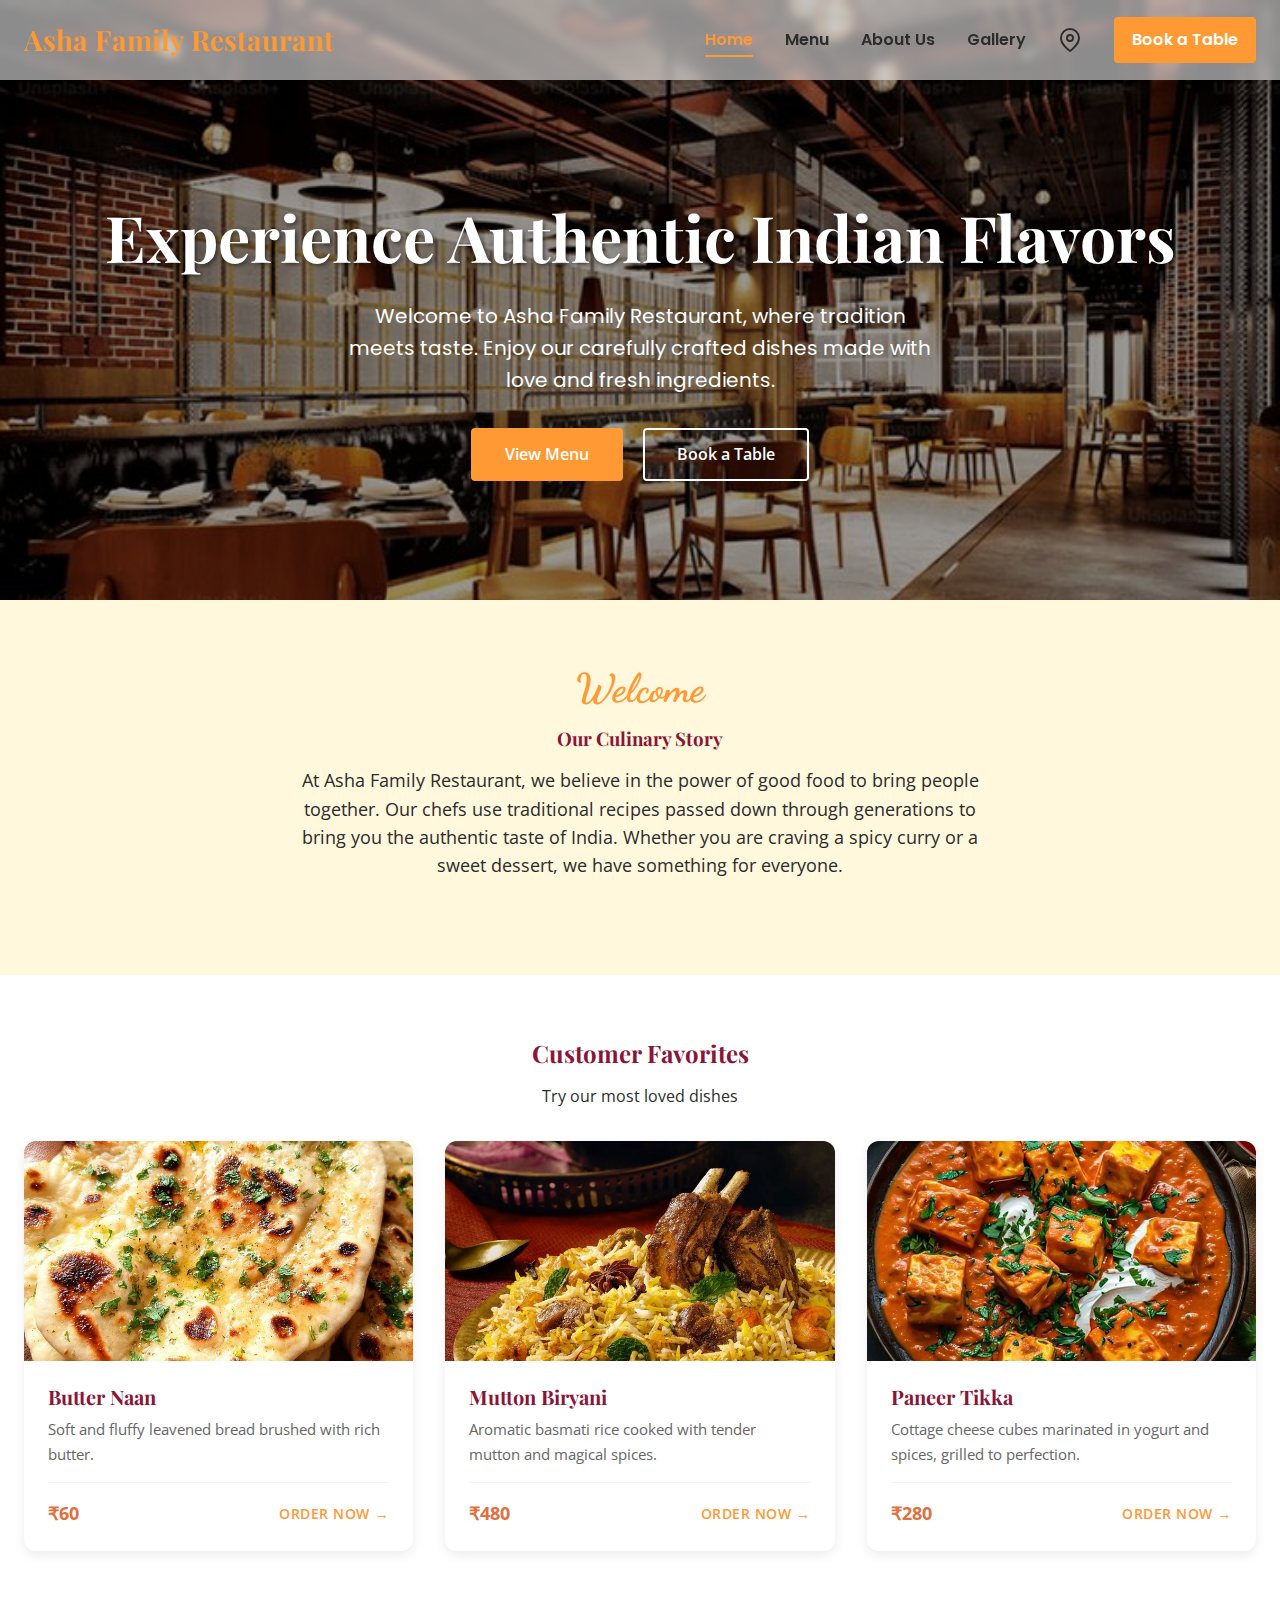
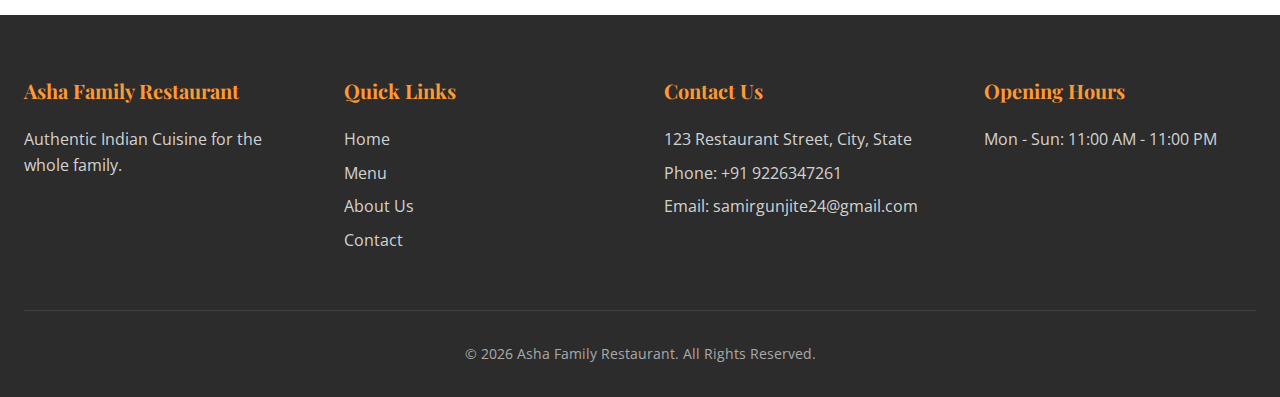
<file: index.html>
<!DOCTYPE html>
<html lang="en">

<head>
    <meta charset="UTF-8">
    <meta name="viewport" content="width=device-width, initial-scale=1.0">
    <title>Asha Family Restaurant - Authentic Indian Cuisine</title>
    <!-- Fonts -->
    <link rel="preconnect" href="https://fonts.googleapis.com">
    <link rel="preconnect" href="https://fonts.gstatic.com" crossorigin>
    <link
        href="https://fonts.googleapis.com/css2?family=Dancing+Script:wght@400;700&family=Open+Sans:wght@400;600&family=Playfair+Display:wght@400;700&family=Poppins:wght@400;500;600&display=swap"
        rel="stylesheet">
    <!-- Styles -->
    <link rel="stylesheet" href="css/style.css">
</head>

<body>

    <!-- Header -->
    <header>
        <div class="container nav-container">
            <button class="mobile-menu-btn" aria-label="Toggle Menu">☰</button>
            <a href="index.html" class="logo">
                <span class="desktop-logo">Asha Family Restaurant</span>
                <span class="mobile-logo">Asha</span>
            </a>
            <a href="contact.html#map" class="mobile-map-btn" aria-label="View Map">
                <svg xmlns="http://www.w3.org/2000/svg" width="24" height="24" viewBox="0 0 24 24" fill="none"
                    stroke="currentColor" stroke-width="2" stroke-linecap="round" stroke-linejoin="round"
                    class="feather feather-map-pin">
                    <path d="M21 10c0 7-9 13-9 13s-9-6-9-13a9 9 0 0 1 18 0z"></path>
                    <circle cx="12" cy="10" r="3"></circle>
                </svg>
            </a>
            <nav class="nav-links">
                <a href="index.html" class="active">Home</a>
                <a href="menu.html">Menu</a>
                <a href="about.html">About Us</a>
                <a href="gallery.html">Gallery</a>
                <a href="contact.html" aria-label="Find Us">
                    <svg xmlns="http://www.w3.org/2000/svg" width="24" height="24" viewBox="0 0 24 24" fill="none"
                        stroke="currentColor" stroke-width="2" stroke-linecap="round" stroke-linejoin="round"
                        class="feather feather-map-pin">
                        <path d="M21 10c0 7-9 13-9 13s-9-6-9-13a9 9 0 0 1 18 0z"></path>
                        <circle cx="12" cy="10" r="3"></circle>
                    </svg>
                </a>
                <a href="reservation.html" class="btn btn-primary" style="color: white; padding: 8px 16px;">Book a
                    Table</a>
            </nav>
        </div>
    </header>

    <!-- Hero Section -->
    <section class="hero">
        <div class="container hero-content">
            <h1>Experience Authentic Indian Flavors</h1>
            <p>Welcome to Asha Family Restaurant, where tradition meets taste. Enjoy our carefully crafted dishes made
                with love and fresh ingredients.</p>
            <div class="hero-btns">
                <a href="menu.html" class="btn btn-primary">View Menu</a>
                <a href="reservation.html" class="btn btn-secondary">Book a Table</a>
            </div>
        </div>
    </section>

    <!-- Welcome Section -->
    <section class="section-padding">
        <div class="container">
            <div class="text-center mb-lg">
                <h2 class="welcome-heading">Welcome</h2>
                <h3>Our Culinary Story</h3>
                <p class="welcome-text">
                    At Asha Family Restaurant, we believe in the power of good food to bring people together.
                    Our chefs use traditional recipes passed down through generations to bring you the authentic taste
                    of India.
                    Whether you are craving a spicy curry or a sweet dessert, we have something for everyone.
                </p>
            </div>
        </div>
    </section>

    <!-- Featured Dishes -->
    <section class="section-padding bg-white">
        <div class="container">
            <div class="text-center mb-lg">
                <h2>Customer Favorites</h2>
                <p>Try our most loved dishes</p>
            </div>

            <div class="dishes-grid">
                <!-- Card 1 -->
                <div class="dish-card">
                    <img src="images/Best Butter Naan Recipe.jpg" alt="Butter Naan" class="dish-image">
                    <div class="dish-content">
                        <h4 class="dish-title">Butter Naan</h4>
                        <p class="dish-description">Soft and fluffy leavened bread brushed with rich butter.</p>
                        <div class="dish-footer">
                            <span class="dish-price">₹60</span>
                            <a href="menu.html" class="dish-link">Order Now →</a>
                        </div>
                    </div>
                </div>

                <!-- Card 2 -->
                <div class="dish-card">
                    <img src="images/Mutton Biryani.jpg" alt="Mutton Biryani" class="dish-image">
                    <div class="dish-content">
                        <h4 class="dish-title">Mutton Biryani</h4>
                        <p class="dish-description">Aromatic basmati rice cooked with tender mutton and magical spices.
                        </p>
                        <div class="dish-footer">
                            <span class="dish-price">₹480</span>
                            <a href="menu.html" class="dish-link">Order Now →</a>
                        </div>
                    </div>
                </div>

                <!-- Card 3 -->
                <div class="dish-card">
                    <img src="images/paneer tikka.jpg" alt="Paneer Tikka" class="dish-image">
                    <div class="dish-content">
                        <h4 class="dish-title">Paneer Tikka</h4>
                        <p class="dish-description">Cottage cheese cubes marinated in yogurt and spices, grilled to
                            perfection.</p>
                        <div class="dish-footer">
                            <span class="dish-price">₹280</span>
                            <a href="menu.html" class="dish-link">Order Now →</a>
                        </div>
                    </div>
                </div>
            </div>
        </div>
    </section>

    <!-- Footer -->
    <footer>
        <div class="container">
            <div class="footer-grid">
                <div class="footer-col">
                    <h3>Asha Family Restaurant</h3>
                    <p>Authentic Indian Cuisine for the whole family.</p>
                </div>
                <div class="footer-col">
                    <h3>Quick Links</h3>
                    <a href="index.html">Home</a>
                    <a href="menu.html">Menu</a>
                    <a href="about.html">About Us</a>
                    <a href="contact.html">Contact</a>
                </div>
                <div class="footer-col">
                    <h3>Contact Us</h3>
                    <p>123 Restaurant Street, City, State</p>
                    <p>Phone: +91 9226347261</p>
                    <p>Email: samirgunjite24@gmail.com</p>
                </div>
                <div class="footer-col">
                    <h3>Opening Hours</h3>
                    <p>Mon - Sun: 11:00 AM - 11:00 PM</p>
                </div>
            </div>
            <div class="footer-bottom">
                <p>&copy; 2026 Asha Family Restaurant. All Rights Reserved.</p>
            </div>
        </div>
    </footer>

    <script src="js/main.js"></script>
</body>

</html>
</file>
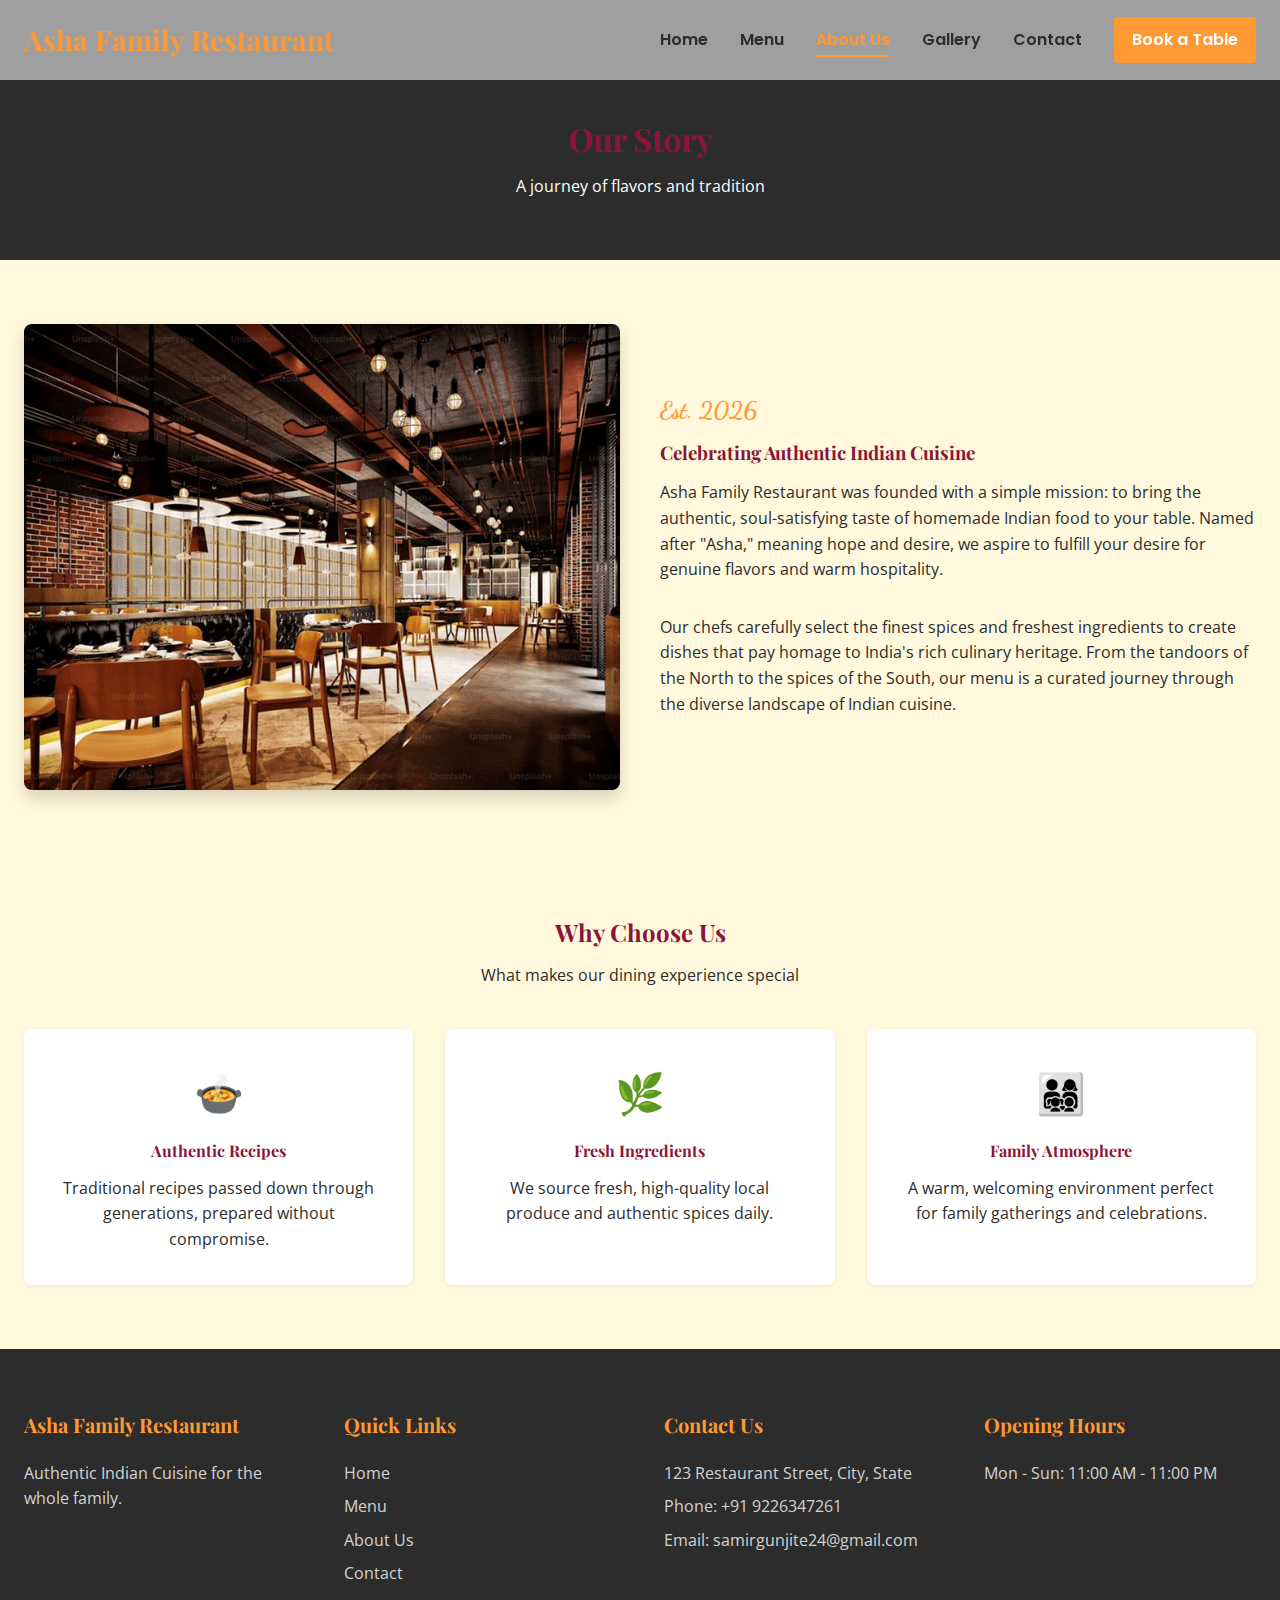
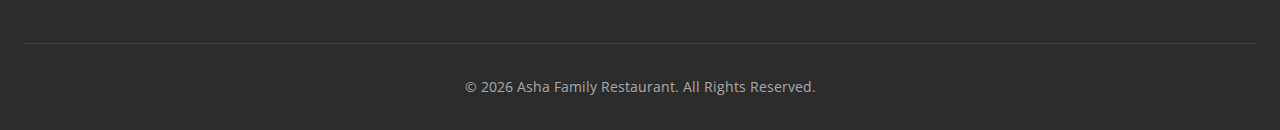
<file: about.html>
<!DOCTYPE html>
<html lang="en">

<head>
    <meta charset="UTF-8">
    <meta name="viewport" content="width=device-width, initial-scale=1.0">
    <title>About Us - Asha Family Restaurant</title>
    <!-- Fonts -->
    <link rel="preconnect" href="https://fonts.googleapis.com">
    <link rel="preconnect" href="https://fonts.gstatic.com" crossorigin>
    <link
        href="https://fonts.googleapis.com/css2?family=Dancing+Script:wght@400;700&family=Open+Sans:wght@400;600&family=Playfair+Display:wght@400;700&family=Poppins:wght@400;500;600&display=swap"
        rel="stylesheet">
    <!-- Styles -->
    <link rel="stylesheet" href="css/style.css">
    <style>
        .page-header {
            background-color: var(--color-charcoal);
            color: var(--color-white);
            padding: 120px 0 60px;
            text-align: center;
        }

        .story-section {
            display: flex;
            align-items: center;
            gap: 40px;
            flex-wrap: wrap;
        }

        .story-img {
            flex: 1;
            min-width: 300px;
        }

        .story-img img {
            border-radius: 8px;
            box-shadow: var(--shadow-lg);
        }

        .story-content {
            flex: 1;
            min-width: 300px;
        }

        .values-grid {
            display: grid;
            grid-template-columns: repeat(auto-fit, minmax(250px, 1fr));
            gap: 32px;
            margin-top: 40px;
        }

        .value-card {
            background: white;
            padding: 32px;
            border-radius: 8px;
            text-align: center;
            box-shadow: var(--shadow-sm);
        }

        .value-icon {
            font-size: 40px;
            color: var(--color-primary);
            margin-bottom: 16px;
            display: block;
        }
    </style>
</head>

<body>

    <!-- Header -->
    <header>
        <div class="container nav-container">
            <a href="index.html" class="logo">Asha Family Restaurant</a>
            <button class="mobile-menu-btn">☰</button>
            <nav class="nav-links">
                <a href="index.html">Home</a>
                <a href="menu.html">Menu</a>
                <a href="about.html" class="active">About Us</a>
                <a href="gallery.html">Gallery</a>
                <a href="contact.html">Contact</a>
                <a href="reservation.html" class="btn btn-primary" style="color: white; padding: 8px 16px;">Book a
                    Table</a>
            </nav>
        </div>
    </header>

    <!-- Page Header -->
    <div class="page-header">
        <div class="container">
            <h1>Our Story</h1>
            <p>A journey of flavors and tradition</p>
        </div>
    </div>

    <!-- Story Section -->
    <section class="section-padding">
        <div class="container story-section">
            <div class="story-img">
                <!-- Using restaurant background as placeholder for interior/story image -->
                <img src="images/Resturant background.jpg" alt="Restaurant Interior">
            </div>
            <div class="story-content">
                <h2 style="color: var(--color-primary); font-family: var(--font-accent);">Est. 2026</h2>
                <h3>Celebrating Authentic Indian Cuisine</h3>
                <p class="mb-lg">
                    Asha Family Restaurant was founded with a simple mission: to bring the authentic, soul-satisfying
                    taste of homemade Indian food to your table.
                    Named after "Asha," meaning hope and desire, we aspire to fulfill your desire for genuine flavors
                    and warm hospitality.
                </p>
                <p>
                    Our chefs carefully select the finest spices and freshest ingredients to create dishes that pay
                    homage to India's rich culinary heritage.
                    From the tandoors of the North to the spices of the South, our menu is a curated journey through the
                    diverse landscape of Indian cuisine.
                </p>
            </div>
        </div>
    </section>

    <!-- Values Section -->
    <section class="section-padding" style="background-color: var(--color-cream);">
        <div class="container">
            <div class="text-center mb-lg">
                <h2>Why Choose Us</h2>
                <p>What makes our dining experience special</p>
            </div>
            <div class="values-grid">
                <div class="value-card">
                    <span class="value-icon">🍲</span>
                    <h4>Authentic Recipes</h4>
                    <p>Traditional recipes passed down through generations, prepared without compromise.</p>
                </div>
                <div class="value-card">
                    <span class="value-icon">🌿</span>
                    <h4>Fresh Ingredients</h4>
                    <p>We source fresh, high-quality local produce and authentic spices daily.</p>
                </div>
                <div class="value-card">
                    <span class="value-icon">👨‍👩‍👧‍👦</span>
                    <h4>Family Atmosphere</h4>
                    <p>A warm, welcoming environment perfect for family gatherings and celebrations.</p>
                </div>
            </div>
        </div>
    </section>

    <!-- Footer -->
    <footer>
        <div class="container">
            <div class="footer-grid">
                <div class="footer-col">
                    <h3>Asha Family Restaurant</h3>
                    <p>Authentic Indian Cuisine for the whole family.</p>
                </div>
                <div class="footer-col">
                    <h3>Quick Links</h3>
                    <a href="index.html">Home</a>
                    <a href="menu.html">Menu</a>
                    <a href="about.html">About Us</a>
                    <a href="contact.html">Contact</a>
                </div>
                <div class="footer-col">
                    <h3>Contact Us</h3>
                    <p>123 Restaurant Street, City, State</p>
                    <p>Phone: +91 9226347261</p>
                    <p>Email: samirgunjite24@gmail.com</p>
                </div>
                <div class="footer-col">
                    <h3>Opening Hours</h3>
                    <p>Mon - Sun: 11:00 AM - 11:00 PM</p>
                </div>
            </div>
            <div class="footer-bottom">
                <p>&copy; 2026 Asha Family Restaurant. All Rights Reserved.</p>
            </div>
        </div>
    </footer>

    <script src="js/main.js"></script>
</body>

</html>
</file>
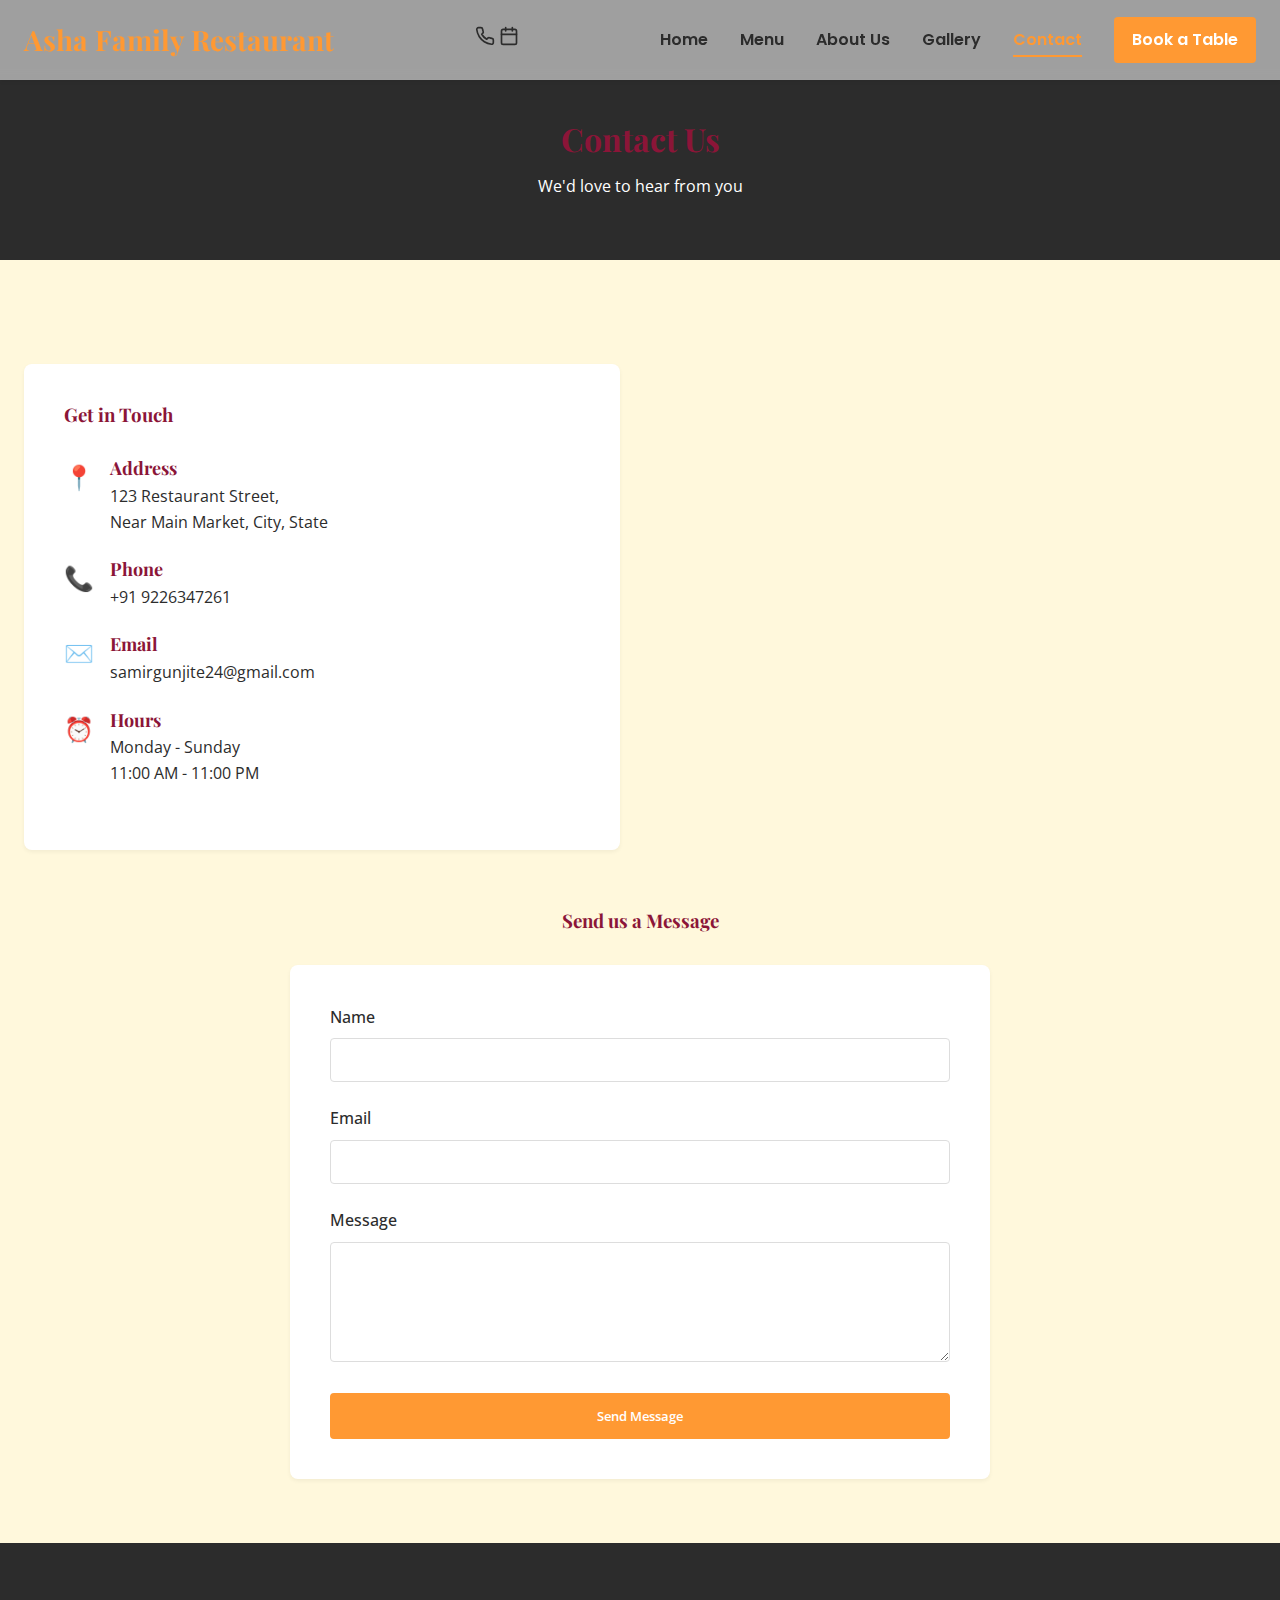
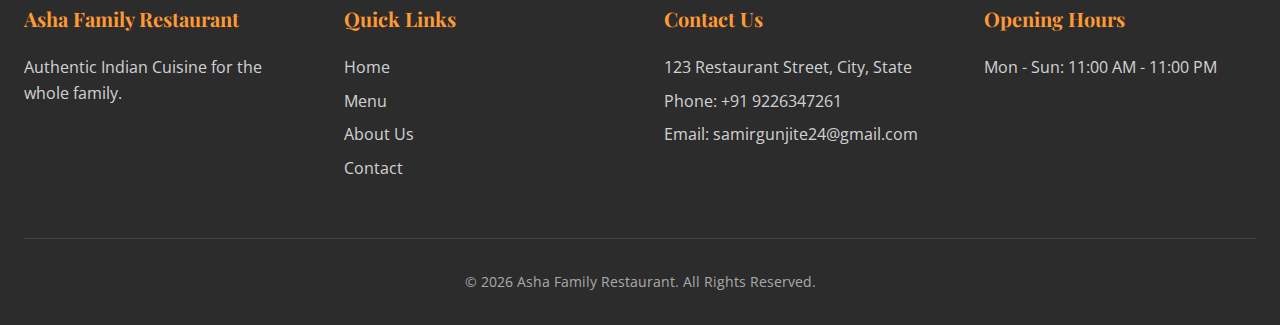
<file: contact.html>
<!DOCTYPE html>
<html lang="en">

<head>
    <meta charset="UTF-8">
    <meta name="viewport" content="width=device-width, initial-scale=1.0">
    <title>Contact Us - Asha Family Restaurant</title>
    <!-- Fonts -->
    <link rel="preconnect" href="https://fonts.googleapis.com">
    <link rel="preconnect" href="https://fonts.gstatic.com" crossorigin>
    <link
        href="https://fonts.googleapis.com/css2?family=Dancing+Script:wght@400;700&family=Open+Sans:wght@400;600&family=Playfair+Display:wght@400;700&family=Poppins:wght@400;500;600&display=swap"
        rel="stylesheet">
    <!-- Styles -->
    <link rel="stylesheet" href="css/style.css">
    <style>
        .page-header {
            background-color: var(--color-charcoal);
            color: var(--color-white);
            padding: 120px 0 60px;
            text-align: center;
        }

        .contact-grid {
            display: grid;
            grid-template-columns: repeat(auto-fit, minmax(300px, 1fr));
            gap: 40px;
            margin-top: 40px;
        }

        .contact-info-card {
            background: white;
            padding: 40px;
            border-radius: 8px;
            box-shadow: var(--shadow-sm);
        }

        .info-item {
            display: flex;
            align-items: flex-start;
            margin-bottom: 24px;
        }

        .info-icon {
            color: var(--color-primary);
            font-size: 24px;
            margin-right: 16px;
            min-width: 30px;
        }

        .info-content h4 {
            margin-bottom: 4px;
            font-size: 18px;
        }

        .form-group {
            margin-bottom: 24px;
        }

        .form-label {
            display: block;
            margin-bottom: 8px;
            font-weight: 500;
        }

        .form-control {
            width: 100%;
            padding: 12px;
            border: 1px solid #ddd;
            border-radius: 4px;
            font-family: inherit;
        }

        .form-control:focus {
            outline: none;
            border-color: var(--color-primary);
        }

        textarea.form-control {
            resize: vertical;
            min-height: 120px;
        }
    </style>
</head>

<body>

    <!-- Header -->
    <header>
        <div class="container nav-container">
            <a href="index.html" class="logo">Asha Family Restaurant</a>
            <div class="mobile-actions">
                <a href="tel:+919226347261" class="action-btn" aria-label="Call Us">
                    <svg xmlns="http://www.w3.org/2000/svg" width="20" height="20" viewBox="0 0 24 24" fill="none"
                        stroke="currentColor" stroke-width="2" stroke-linecap="round" stroke-linejoin="round"
                        class="feather feather-phone">
                        <path
                            d="M22 16.92v3a2 2 0 0 1-2.18 2 19.79 19.79 0 0 1-8.63-3.07 19.5 19.5 0 0 1-6-6 19.79 19.79 0 0 1-3.07-8.67A2 2 0 0 1 4.11 2h3a2 2 0 0 1 2 1.72 12.84 12.84 0 0 0 .7 2.81 2 2 0 0 1-.45 2.11L8.09 9.91a16 16 0 0 0 6 6l1.27-1.27a2 2 0 0 1 2.11-.45 12.84 12.84 0 0 0 2.81.7A2 2 0 0 1 22 16.92z">
                        </path>
                    </svg>
                </a>
                <a href="reservation.html" class="action-btn" aria-label="Book Table">
                    <svg xmlns="http://www.w3.org/2000/svg" width="20" height="20" viewBox="0 0 24 24" fill="none"
                        stroke="currentColor" stroke-width="2" stroke-linecap="round" stroke-linejoin="round"
                        class="feather feather-calendar">
                        <rect x="3" y="4" width="18" height="18" rx="2" ry="2"></rect>
                        <line x1="16" y1="2" x2="16" y2="6"></line>
                        <line x1="8" y1="2" x2="8" y2="6"></line>
                        <line x1="3" y1="10" x2="21" y2="10"></line>
                    </svg>
                </a>
            </div>
            <button class="mobile-menu-btn">☰</button>
            <nav class="nav-links">
                <a href="index.html">Home</a>
                <a href="menu.html">Menu</a>
                <a href="about.html">About Us</a>
                <a href="gallery.html">Gallery</a>
                <a href="contact.html" class="active">Contact</a>
                <a href="reservation.html" class="btn btn-primary" style="color: white; padding: 8px 16px;">Book a
                    Table</a>
            </nav>
        </div>
    </header>

    <!-- Page Header -->
    <div class="page-header">
        <div class="container">
            <h1>Contact Us</h1>
            <p>We'd love to hear from you</p>
        </div>
    </div>

    <!-- Contact Section -->
    <section class="section-padding">
        <div class="container">
            <div class="contact-grid">
                <!-- Info & Form -->
                <div class="contact-info-card">
                    <h3>Get in Touch</h3>
                    <div style="margin-top: 32px;">
                        <div class="info-item">
                            <span class="info-icon">📍</span>
                            <div class="info-content">
                                <h4>Address</h4>
                                <p>123 Restaurant Street,<br>Near Main Market, City, State</p>
                            </div>
                        </div>
                        <div class="info-item">
                            <span class="info-icon">📞</span>
                            <div class="info-content">
                                <h4>Phone</h4>
                                <p>+91 9226347261</p>
                            </div>
                        </div>
                        <div class="info-item">
                            <span class="info-icon">✉️</span>
                            <div class="info-content">
                                <h4>Email</h4>
                                <p>samirgunjite24@gmail.com</p>
                            </div>
                        </div>
                        <div class="info-item">
                            <span class="info-icon">⏰</span>
                            <div class="info-content">
                                <h4>Hours</h4>
                                <p>Monday - Sunday<br>11:00 AM - 11:00 PM</p>
                            </div>
                        </div>
                    </div>
                </div>

                <!-- Map -->
                <div class="contact-map" id="map">
                    <iframe
                        src="https://www.google.com/maps/embed?pb=!1m18!1m12!1m3!1d3783.567784334334!2d73.8567!3d18.5204!2m3!1f0!2f0!3f0!3m2!1i1024!2i768!4f13.1!3m3!1m2!1s0x0%3A0x0!2zMTjCsDMxJzEzLjQiTiA3M8KwNTEnMjQuMSJF!5e0!3m2!1sen!2sin!4v1625555555555!5m2!1sen!2sin"
                        width="100%" height="450" style="border:0; border-radius: 8px;" allowfullscreen=""
                        loading="lazy">
                    </iframe>
                </div>
            </div>

            <!-- Contact Form -->
            <div style="max-width: 700px; margin: 60px auto 0;">
                <h3 class="text-center mb-lg">Send us a Message</h3>
                <form action="#" method="POST" class="contact-info-card">
                    <div class="form-group">
                        <label class="form-label">Name</label>
                        <input type="text" class="form-control" required>
                    </div>
                    <div class="form-group">
                        <label class="form-label">Email</label>
                        <input type="email" class="form-control" required>
                    </div>
                    <div class="form-group">
                        <label class="form-label">Message</label>
                        <textarea class="form-control" required></textarea>
                    </div>
                    <button type="submit" class="btn btn-primary" style="width: 100%;">Send Message</button>
                </form>
            </div>
        </div>
    </section>

    <!-- Footer -->
    <footer>
        <div class="container">
            <div class="footer-grid">
                <div class="footer-col">
                    <h3>Asha Family Restaurant</h3>
                    <p>Authentic Indian Cuisine for the whole family.</p>
                </div>
                <div class="footer-col">
                    <h3>Quick Links</h3>
                    <a href="index.html">Home</a>
                    <a href="menu.html">Menu</a>
                    <a href="about.html">About Us</a>
                    <a href="contact.html">Contact</a>
                </div>
                <div class="footer-col">
                    <h3>Contact Us</h3>
                    <p>123 Restaurant Street, City, State</p>
                    <p>Phone: +91 9226347261</p>
                    <p>Email: samirgunjite24@gmail.com</p>
                </div>
                <div class="footer-col">
                    <h3>Opening Hours</h3>
                    <p>Mon - Sun: 11:00 AM - 11:00 PM</p>
                </div>
            </div>
            <div class="footer-bottom">
                <p>&copy; 2026 Asha Family Restaurant. All Rights Reserved.</p>
            </div>
        </div>
    </footer>

    <script src="js/main.js"></script>
</body>

</html>
</file>
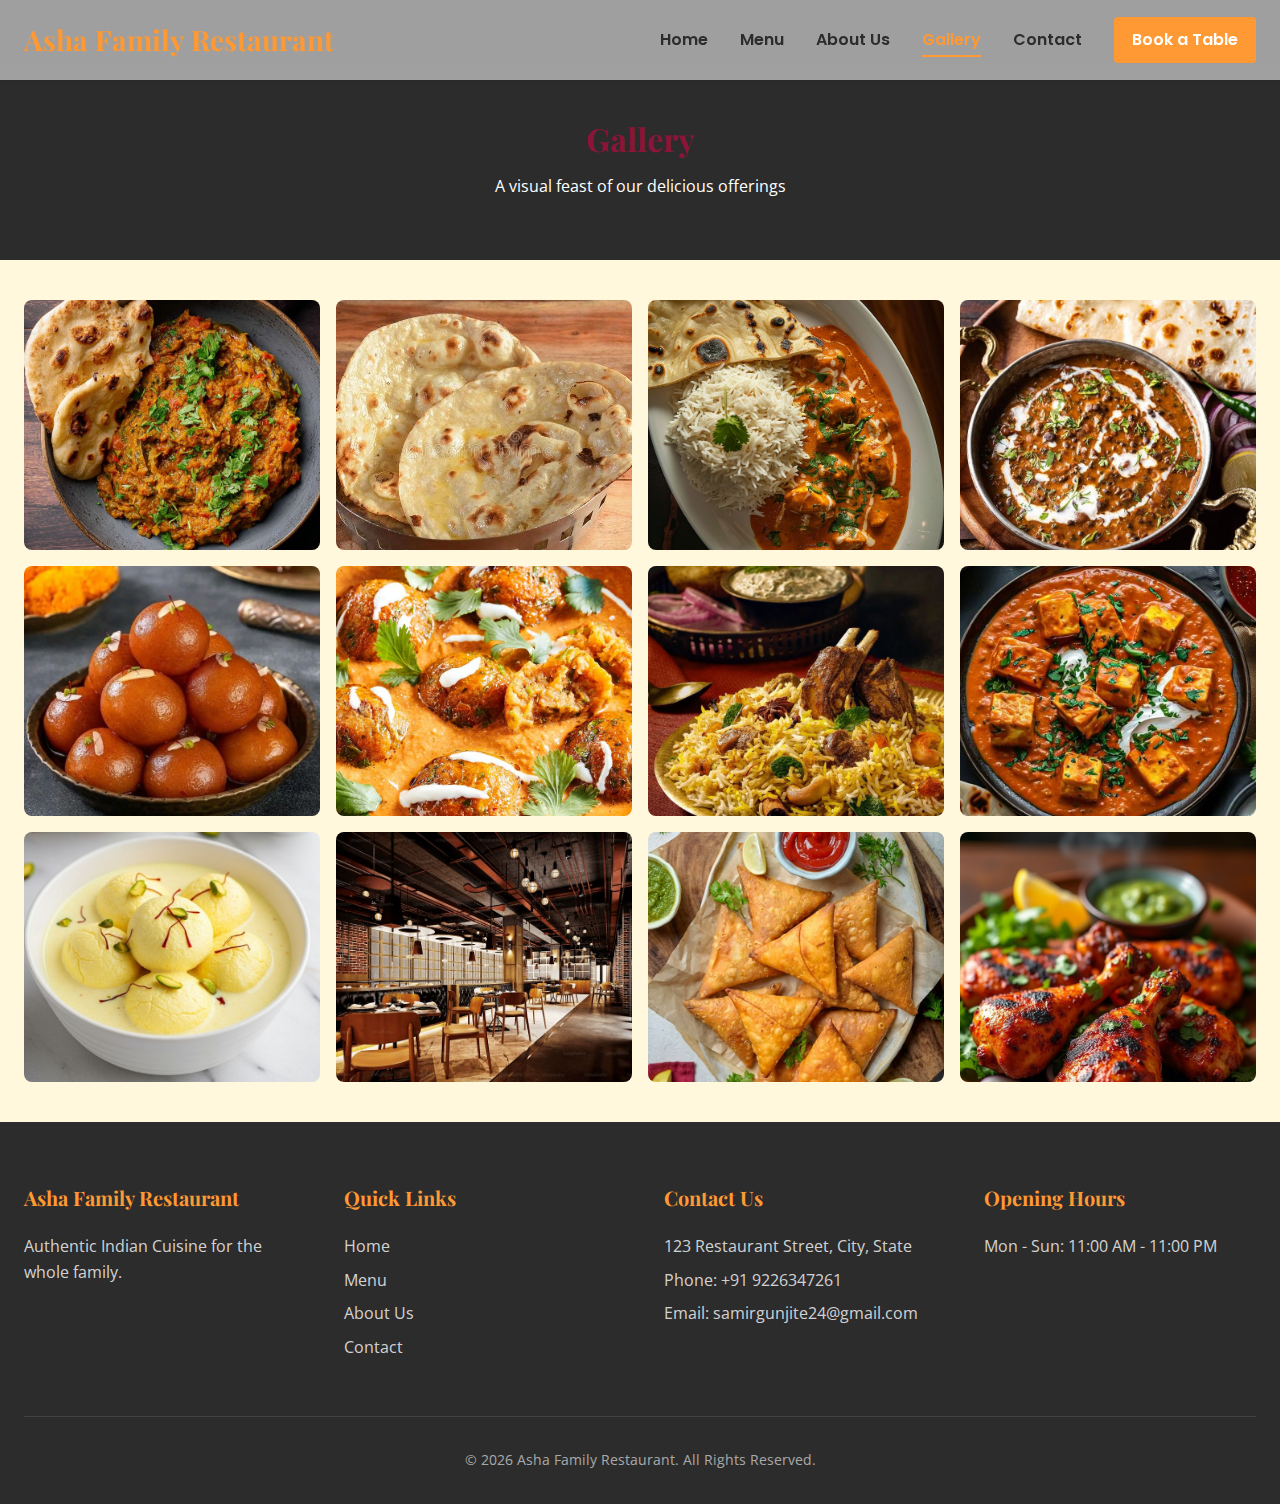
<file: gallery.html>
<!DOCTYPE html>
<html lang="en">

<head>
    <meta charset="UTF-8">
    <meta name="viewport" content="width=device-width, initial-scale=1.0">
    <title>Gallery - Asha Family Restaurant</title>
    <!-- Fonts -->
    <link rel="preconnect" href="https://fonts.googleapis.com">
    <link rel="preconnect" href="https://fonts.gstatic.com" crossorigin>
    <link
        href="https://fonts.googleapis.com/css2?family=Dancing+Script:wght@400;700&family=Open+Sans:wght@400;600&family=Playfair+Display:wght@400;700&family=Poppins:wght@400;500;600&display=swap"
        rel="stylesheet">
    <!-- Styles -->
    <link rel="stylesheet" href="css/style.css">
    <style>
        .page-header {
            background-color: var(--color-charcoal);
            color: var(--color-white);
            padding: 120px 0 60px;
            text-align: center;
        }

        .gallery-grid {
            display: grid;
            grid-template-columns: repeat(auto-fill, minmax(250px, 1fr));
            gap: 16px;
            padding: 40px 0;
        }

        .gallery-item {
            position: relative;
            overflow: hidden;
            border-radius: 8px;
            cursor: pointer;
            height: 250px;
        }

        .gallery-item img {
            width: 100%;
            height: 100%;
            object-fit: cover;
            transition: transform 0.3s ease;
        }

        .gallery-item:hover img {
            transform: scale(1.1);
        }

        .gallery-overlay {
            position: absolute;
            top: 0;
            left: 0;
            width: 100%;
            height: 100%;
            background: rgba(0, 0, 0, 0.5);
            display: flex;
            align-items: center;
            justify-content: center;
            opacity: 0;
            transition: opacity 0.3s ease;
        }

        .gallery-item:hover .gallery-overlay {
            opacity: 1;
        }

        .gallery-overlay span {
            color: white;
            font-size: 18px;
            font-weight: 600;
            text-align: center;
            padding: 10px;
        }
    </style>
</head>

<body>

    <!-- Header -->
    <header>
        <div class="container nav-container">
            <a href="index.html" class="logo">Asha Family Restaurant</a>
            <button class="mobile-menu-btn">☰</button>
            <nav class="nav-links">
                <a href="index.html">Home</a>
                <a href="menu.html">Menu</a>
                <a href="about.html">About Us</a>
                <a href="gallery.html" class="active">Gallery</a>
                <a href="contact.html">Contact</a>
                <a href="reservation.html" class="btn btn-primary" style="color: white; padding: 8px 16px;">Book a
                    Table</a>
            </nav>
        </div>
    </header>

    <!-- Page Header -->
    <div class="page-header">
        <div class="container">
            <h1>Gallery</h1>
            <p>A visual feast of our delicious offerings</p>
        </div>
    </div>

    <!-- Gallery Grid -->
    <div class="container">
        <div class="gallery-grid">
            <!-- Using a selection of high-quality images -->
            <div class="gallery-item">
                <img src="images/Baingan Bharta.jpg" alt="Baingan Bharta" loading="lazy">
                <div class="gallery-overlay"><span>Baingan Bharta</span></div>
            </div>
            <div class="gallery-item">
                <img src="images/Butter Rotti.jpg" alt="Butter Roti" loading="lazy">
                <div class="gallery-overlay"><span>Butter Roti</span></div>
            </div>
            <div class="gallery-item">
                <img src="images/Chicken Tikka.jpg" alt="Chicken Tikka" loading="lazy">
                <div class="gallery-overlay"><span>Chicken Tikka</span></div>
            </div>
            <div class="gallery-item">
                <img src="images/Daal Makhni.jpg" alt="Daal Makhni" loading="lazy">
                <div class="gallery-overlay"><span>Daal Makhni</span></div>
            </div>
            <div class="gallery-item">
                <img src="images/Gulab Jamun.jpg" alt="Gulab Jamun" loading="lazy">
                <div class="gallery-overlay"><span>Gulab Jamun</span></div>
            </div>
            <div class="gallery-item">
                <img src="images/Malai Kofta.jpg" alt="Malai Kofta" loading="lazy">
                <div class="gallery-overlay"><span>Malai Kofta</span></div>
            </div>
            <div class="gallery-item">
                <img src="images/Mutton Biryani.jpg" alt="Mutton Biryani" loading="lazy">
                <div class="gallery-overlay"><span>Mutton Biryani</span></div>
            </div>
            <div class="gallery-item">
                <img src="images/paneer tikka.jpg" alt="Paneer Tikka" loading="lazy">
                <div class="gallery-overlay"><span>Paneer Tikka</span></div>
            </div>
            <div class="gallery-item">
                <img src="images/Rasmalai.jpg" alt="Rasmalai" loading="lazy">
                <div class="gallery-overlay"><span>Rasmalai</span></div>
            </div>
            <div class="gallery-item">
                <img src="images/Resturant background.jpg" alt="Ambience" loading="lazy">
                <div class="gallery-overlay"><span>Our Ambience</span></div>
            </div>
            <div class="gallery-item">
                <img src="images/samosa.jpg" alt="Samosa" loading="lazy">
                <div class="gallery-overlay"><span>Samosa</span></div>
            </div>
            <div class="gallery-item">
                <img src="images/Tandoori Chicken.jpg" alt="Tandoori Chicken" loading="lazy">
                <div class="gallery-overlay"><span>Tandoori Chicken</span></div>
            </div>
        </div>
    </div>

    <!-- Footer -->
    <footer>
        <div class="container">
            <div class="footer-grid">
                <div class="footer-col">
                    <h3>Asha Family Restaurant</h3>
                    <p>Authentic Indian Cuisine for the whole family.</p>
                </div>
                <div class="footer-col">
                    <h3>Quick Links</h3>
                    <a href="index.html">Home</a>
                    <a href="menu.html">Menu</a>
                    <a href="about.html">About Us</a>
                    <a href="contact.html">Contact</a>
                </div>
                <div class="footer-col">
                    <h3>Contact Us</h3>
                    <p>123 Restaurant Street, City, State</p>
                    <p>Phone: +91 9226347261</p>
                    <p>Email: samirgunjite24@gmail.com</p>
                </div>
                <div class="footer-col">
                    <h3>Opening Hours</h3>
                    <p>Mon - Sun: 11:00 AM - 11:00 PM</p>
                </div>
            </div>
            <div class="footer-bottom">
                <p>&copy; 2026 Asha Family Restaurant. All Rights Reserved.</p>
            </div>
        </div>
    </footer>

    <script src="js/main.js"></script>
</body>

</html>
</file>
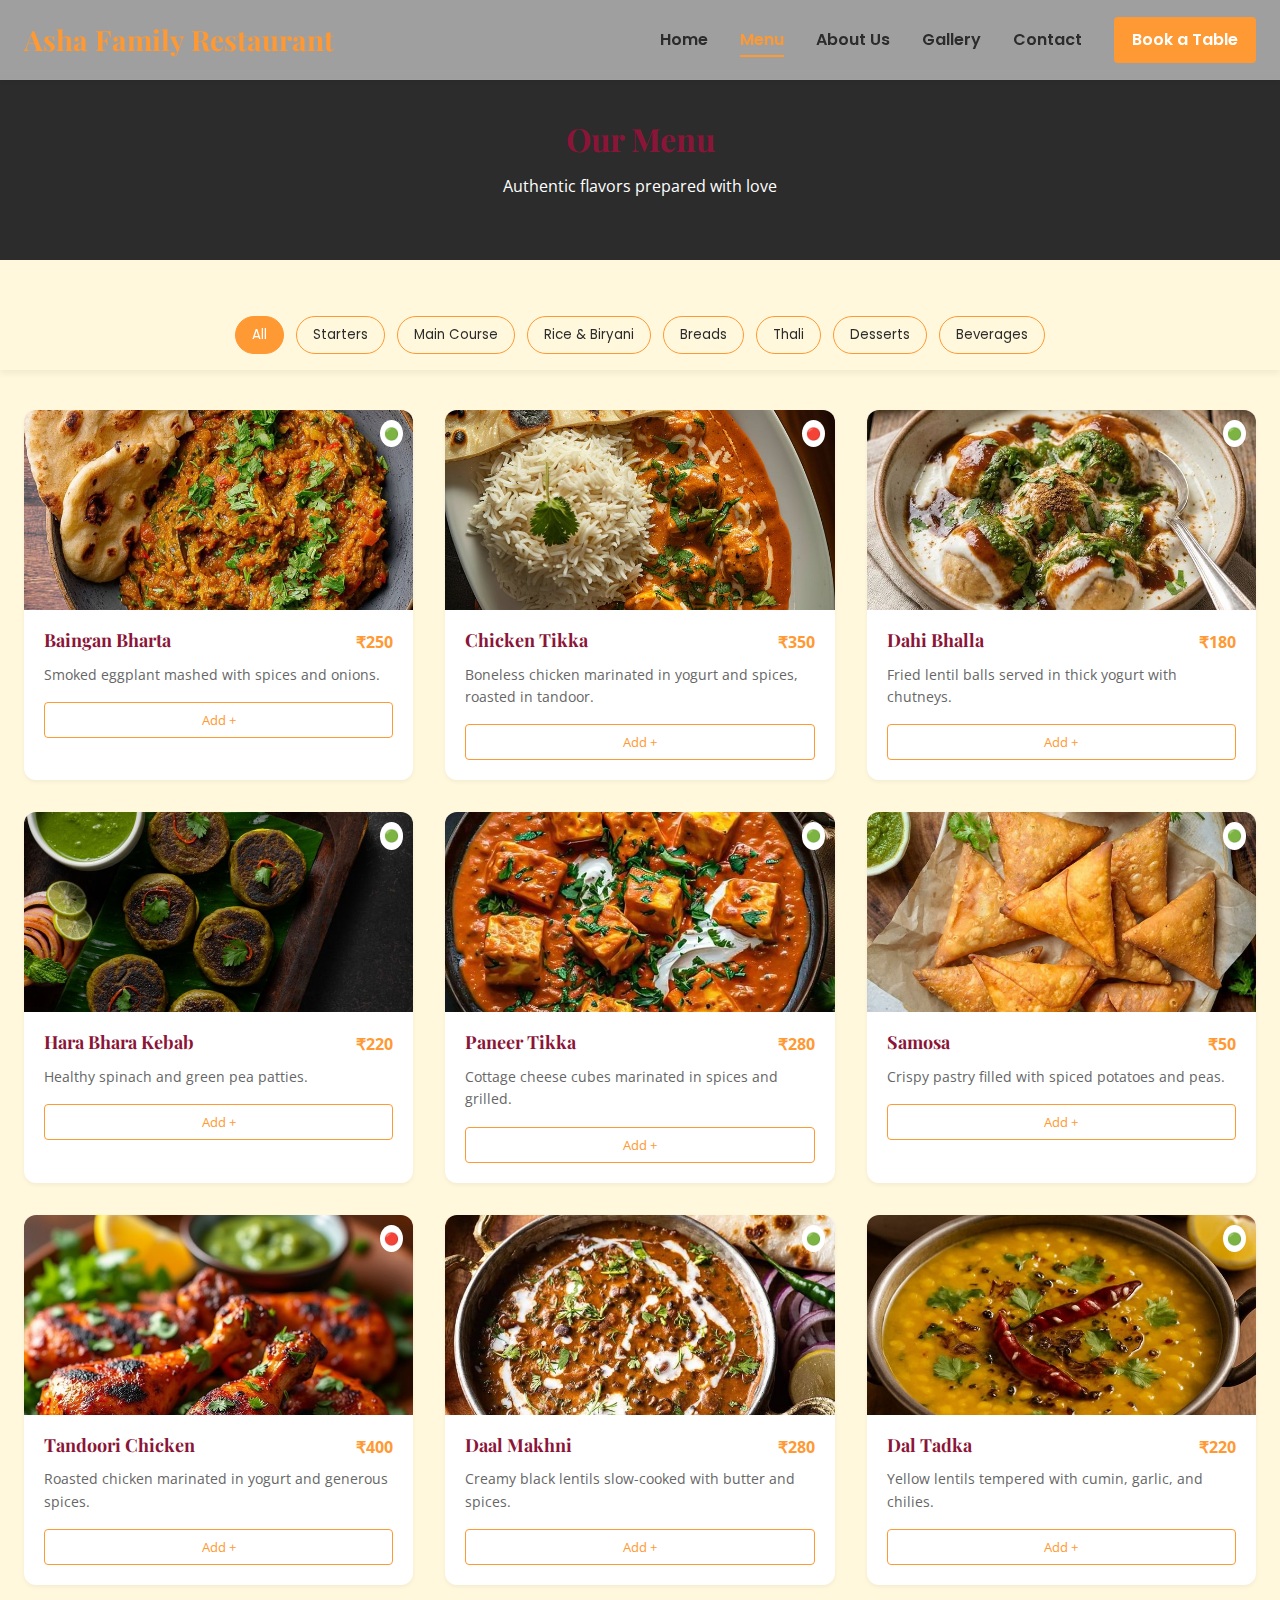
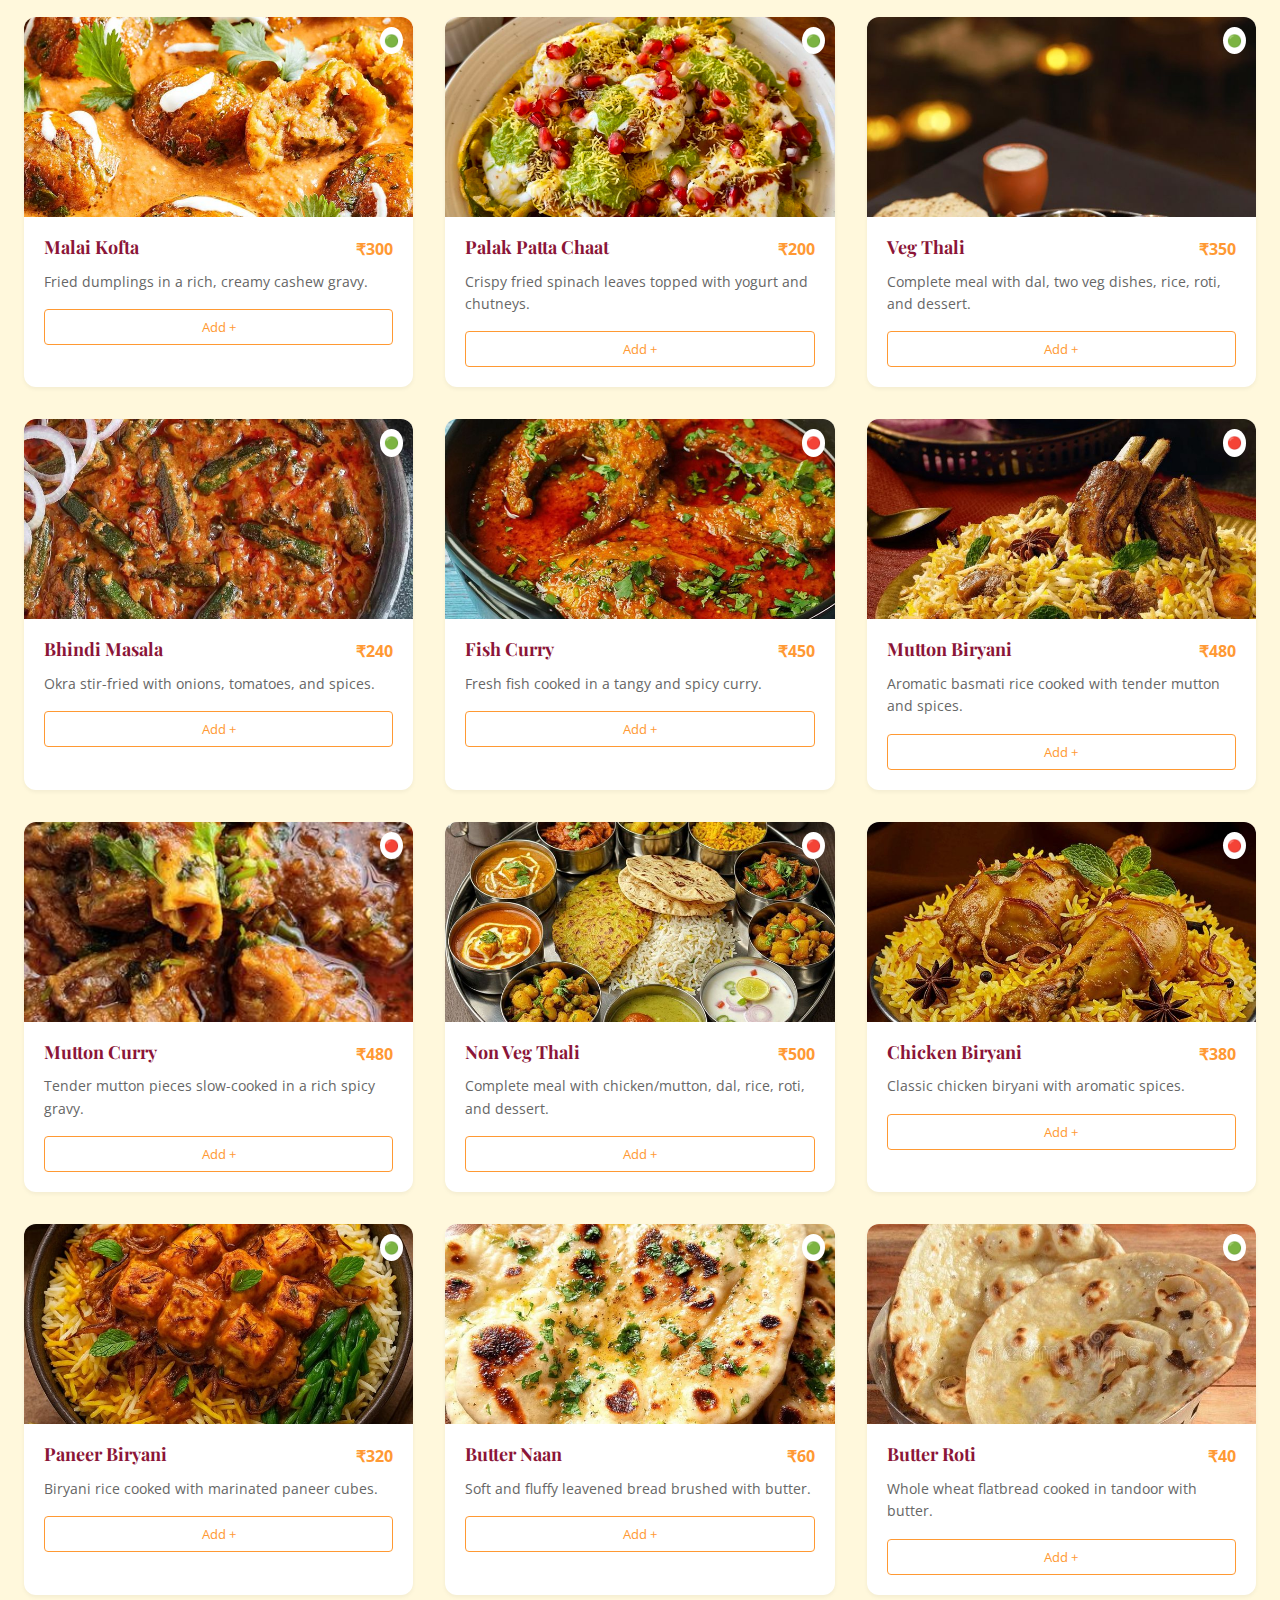
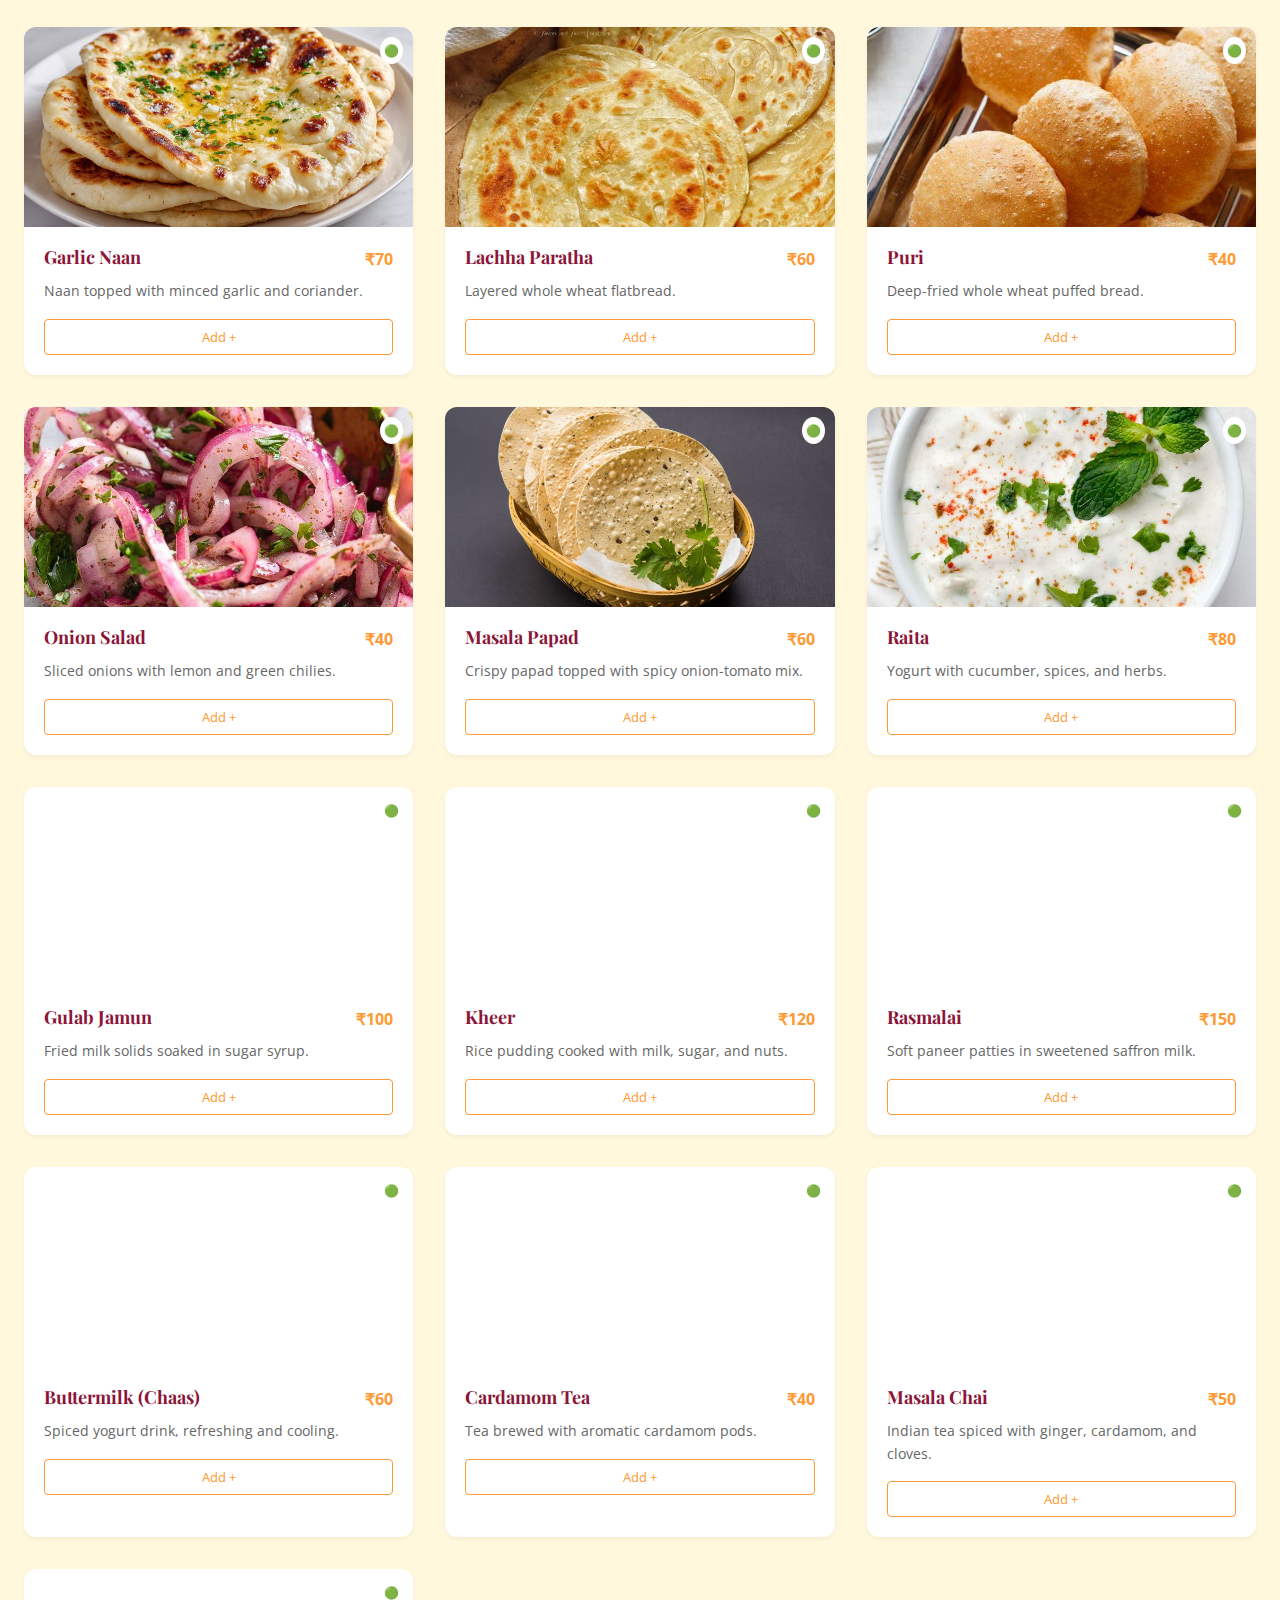
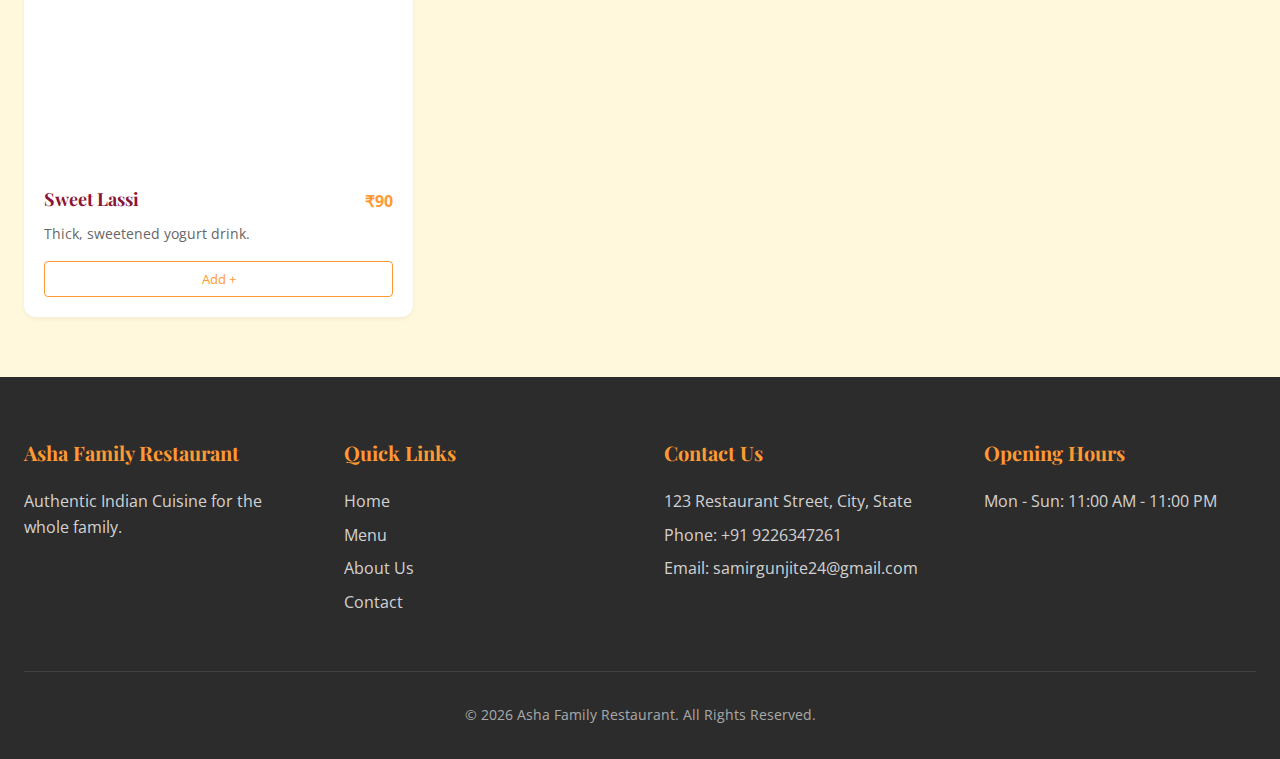
<file: menu.html>
<!DOCTYPE html>
<html lang="en">

<head>
    <meta charset="UTF-8">
    <meta name="viewport" content="width=device-width, initial-scale=1.0">
    <title>Menu - Asha Family Restaurant</title>
    <!-- Fonts -->
    <link rel="preconnect" href="https://fonts.googleapis.com">
    <link rel="preconnect" href="https://fonts.gstatic.com" crossorigin>
    <link
        href="https://fonts.googleapis.com/css2?family=Dancing+Script:wght@400;700&family=Open+Sans:wght@400;600&family=Playfair+Display:wght@400;700&family=Poppins:wght@400;500;600&display=swap"
        rel="stylesheet">
    <!-- Styles -->
    <link rel="stylesheet" href="css/style.css">
    <style>
        .menu-header-section {
            background-color: var(--color-charcoal);
            color: var(--color-white);
            padding: 120px 0 60px;
            text-align: center;
        }

        .category-nav {
            display: flex;
            justify-content: center;
            flex-wrap: wrap;
            gap: 12px;
            margin: 40px 0;
            position: sticky;
            top: 80px;
            background: var(--color-cream);
            padding: 16px 0;
            z-index: 90;
            box-shadow: 0 4px 6px rgba(0, 0, 0, 0.05);
        }

        .category-btn {
            background: transparent;
            border: 1px solid var(--color-primary);
            color: var(--color-charcoal);
            padding: 8px 16px;
            border-radius: 20px;
            cursor: pointer;
            font-family: var(--font-subheading);
            transition: all 0.3s ease;
        }

        .category-btn:hover,
        .category-btn.active {
            background: var(--color-primary);
            color: white;
        }

        .menu-grid {
            display: grid;
            grid-template-columns: repeat(auto-fill, minmax(300px, 1fr));
            gap: 32px;
            padding-bottom: 60px;
        }

        .menu-item {
            background: white;
            border-radius: 12px;
            overflow: hidden;
            box-shadow: var(--shadow-sm);
            transition: transform 0.3s ease;
        }

        .menu-item:hover {
            transform: translateY(-5px);
            box-shadow: var(--shadow-md);
        }

        .menu-img-container {
            height: 200px;
            overflow: hidden;
            position: relative;
        }

        .menu-img-container img {
            width: 100%;
            height: 100%;
            object-fit: cover;
            transition: transform 0.5s ease;
        }

        .menu-item:hover .menu-img-container img {
            transform: scale(1.1);
        }

        .type-indicator {
            position: absolute;
            top: 10px;
            right: 10px;
            background: white;
            border-radius: 50%;
            padding: 4px;
            font-size: 12px;
        }

        .menu-details {
            padding: 20px;
        }

        .menu-header {
            display: flex;
            justify-content: space-between;
            align-items: flex-start;
            margin-bottom: 8px;
        }

        .menu-header h4 {
            font-size: 18px;
            margin: 0;
            color: var(--color-secondary);
        }

        .price {
            font-weight: 700;
            color: var(--color-primary);
        }

        .description {
            font-size: 14px;
            color: #666;
            margin-bottom: 16px;
        }

        .btn-add {
            width: 100%;
            padding: 8px;
            border: 1px solid var(--color-primary);
            background: transparent;
            color: var(--color-primary);
            border-radius: 4px;
            cursor: pointer;
            transition: 0.3s;
        }

        .btn-add:hover {
            background: var(--color-primary);
            color: white;
        }
    </style>
</head>

<body>

    <!-- Header -->
    <header>
        <div class="container nav-container">
            <a href="index.html" class="logo">Asha Family Restaurant</a>
            <button class="mobile-menu-btn">☰</button>
            <nav class="nav-links">
                <a href="index.html">Home</a>
                <a href="menu.html" class="active">Menu</a>
                <a href="about.html">About Us</a>
                <a href="gallery.html">Gallery</a>
                <a href="contact.html">Contact</a>
                <a href="reservation.html" class="btn btn-primary" style="color: white; padding: 8px 16px;">Book a
                    Table</a>
            </nav>
        </div>
    </header>

    <!-- Page Header -->
    <div class="menu-header-section">
        <div class="container">
            <h1>Our Menu</h1>
            <p>Authentic flavors prepared with love</p>
        </div>
    </div>

    <!-- Category Nav -->
    <div class="category-nav">
        <button class="category-btn active" data-category="All">All</button>
        <button class="category-btn" data-category="Starters">Starters</button>
        <button class="category-btn" data-category="Main Course">Main Course</button>
        <button class="category-btn" data-category="Rice & Biryani">Rice & Biryani</button>
        <button class="category-btn" data-category="Breads">Breads</button>
        <button class="category-btn" data-category="Thali">Thali</button>
        <button class="category-btn" data-category="Desserts">Desserts</button>
        <button class="category-btn" data-category="Beverages">Beverages</button>
    </div>

    <!-- Menu Grid -->
    <div class="container">
        <div class="menu-grid" id="menu-container">
            <!-- Items will be populated by JS -->
        </div>
    </div>

    <!-- Footer -->
    <footer>
        <div class="container">
            <div class="footer-grid">
                <div class="footer-col">
                    <h3>Asha Family Restaurant</h3>
                    <p>Authentic Indian Cuisine for the whole family.</p>
                </div>
                <div class="footer-col">
                    <h3>Quick Links</h3>
                    <a href="index.html">Home</a>
                    <a href="menu.html">Menu</a>
                    <a href="about.html">About Us</a>
                    <a href="contact.html">Contact</a>
                </div>
                <div class="footer-col">
                    <h3>Contact Us</h3>
                    <p>123 Restaurant Street, City, State</p>
                    <p>Phone: +91 9226347261</p>
                    <p>Email: samirgunjite24@gmail.com</p>
                </div>
                <div class="footer-col">
                    <h3>Opening Hours</h3>
                    <p>Mon - Sun: 11:00 AM - 11:00 PM</p>
                </div>
            </div>
            <div class="footer-bottom">
                <p>&copy; 2026 Asha Family Restaurant. All Rights Reserved.</p>
            </div>
        </div>
    </footer>

    <script src="js/main.js"></script>
    <script src="js/menu.js"></script>
</body>

</html>
</file>
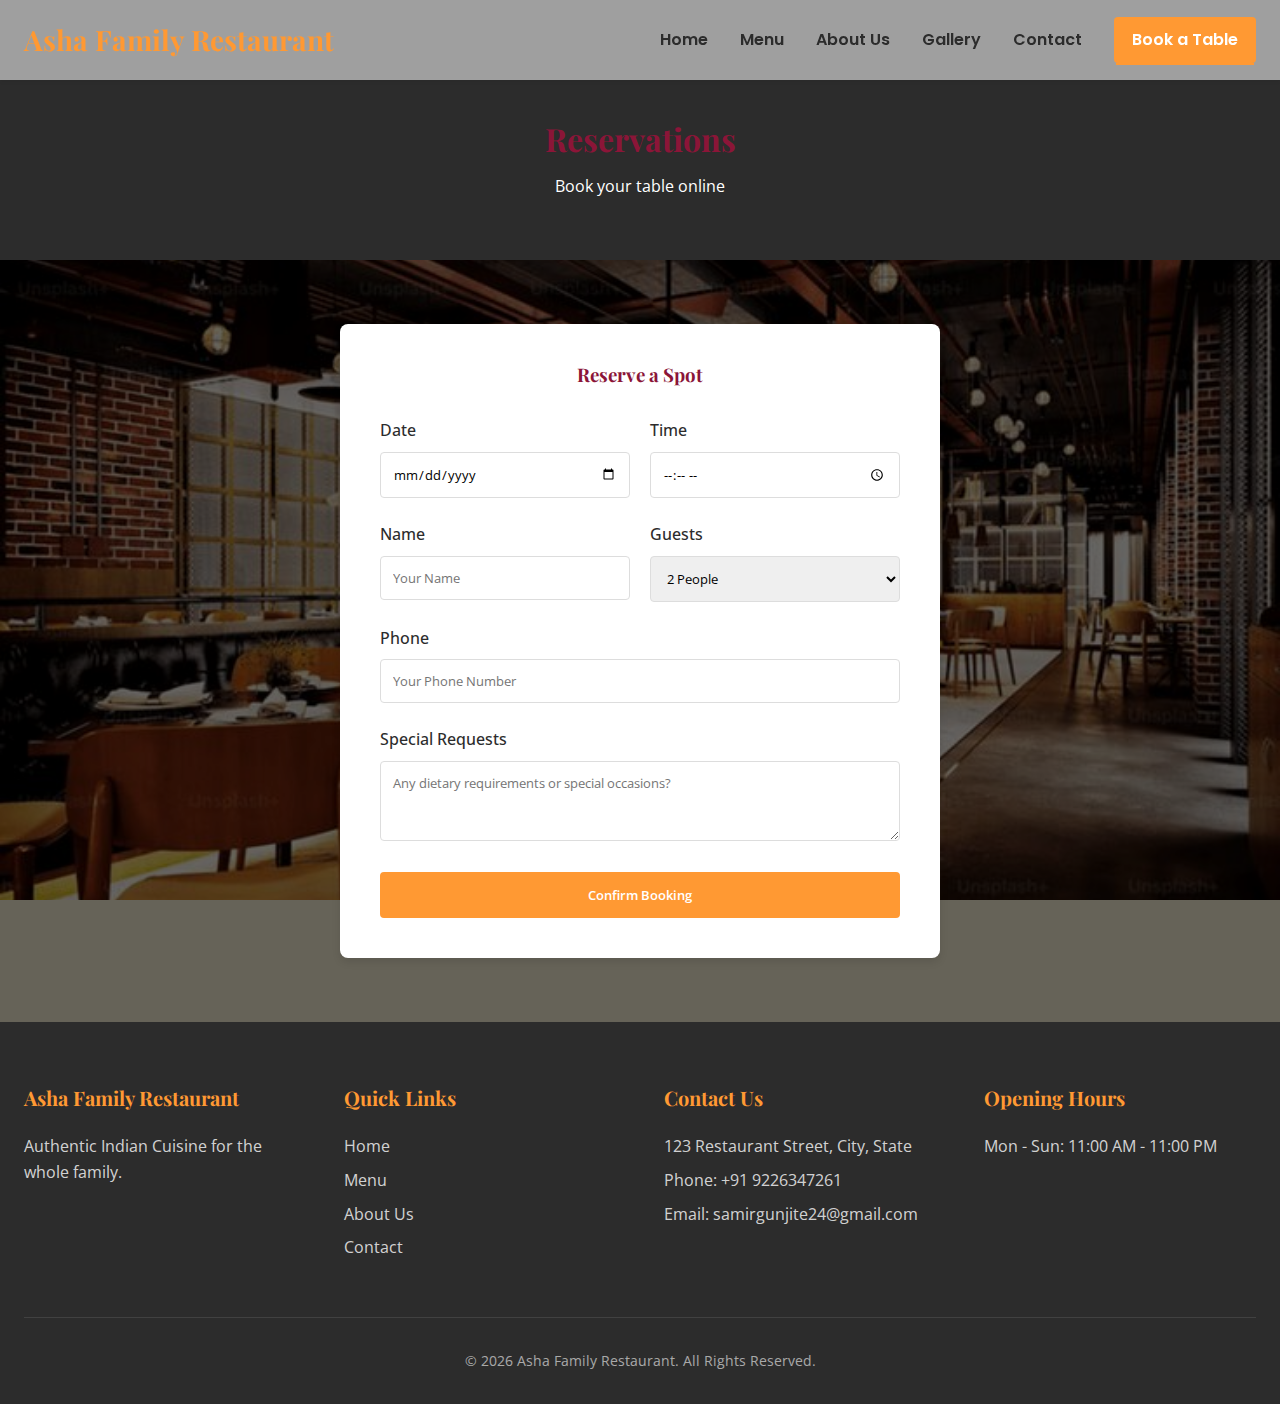
<file: reservation.html>
<!DOCTYPE html>
<html lang="en">

<head>
    <meta charset="UTF-8">
    <meta name="viewport" content="width=device-width, initial-scale=1.0">
    <title>Book a Table - Asha Family Restaurant</title>
    <!-- Fonts -->
    <link rel="preconnect" href="https://fonts.googleapis.com">
    <link rel="preconnect" href="https://fonts.gstatic.com" crossorigin>
    <link
        href="https://fonts.googleapis.com/css2?family=Dancing+Script:wght@400;700&family=Open+Sans:wght@400;600&family=Playfair+Display:wght@400;700&family=Poppins:wght@400;500;600&display=swap"
        rel="stylesheet">
    <!-- Styles -->
    <link rel="stylesheet" href="css/style.css">
    <style>
        .page-header {
            background-color: var(--color-charcoal);
            color: var(--color-white);
            padding: 120px 0 60px;
            text-align: center;
        }

        .booking-section {
            display: flex;
            justify-content: center;
        }

        .booking-card {
            background: white;
            padding: 40px;
            border-radius: 8px;
            box-shadow: var(--shadow-md);
            width: 100%;
            max-width: 600px;
        }

        .form-row {
            display: grid;
            grid-template-columns: 1fr 1fr;
            gap: 20px;
        }

        @media (max-width: 600px) {
            .form-row {
                grid-template-columns: 1fr;
            }
        }

        .form-group {
            margin-bottom: 24px;
        }

        .form-label {
            display: block;
            margin-bottom: 8px;
            font-weight: 500;
        }

        .form-control {
            width: 100%;
            padding: 12px;
            border: 1px solid #ddd;
            border-radius: 4px;
            font-family: inherit;
        }

        .form-control:focus {
            outline: none;
            border-color: var(--color-primary);
        }
    </style>
</head>

<body>

    <!-- Header -->
    <header>
        <div class="container nav-container">
            <a href="index.html" class="logo">Asha Family Restaurant</a>
            <button class="mobile-menu-btn">☰</button>
            <nav class="nav-links">
                <a href="index.html">Home</a>
                <a href="menu.html">Menu</a>
                <a href="about.html">About Us</a>
                <a href="gallery.html">Gallery</a>
                <a href="contact.html">Contact</a>
                <a href="reservation.html" class="active btn btn-primary" style="color: white; padding: 8px 16px;">Book
                    a Table</a>
            </nav>
        </div>
    </header>

    <!-- Page Header -->
    <div class="page-header">
        <div class="container">
            <h1>Reservations</h1>
            <p>Book your table online</p>
        </div>
    </div>

    <!-- Booking Form -->
    <section class="section-padding"
        style="background-image: url('images/Resturant background.jpg'); background-size: cover; background-attachment: fixed; position: relative;">
        <!-- Overlay -->
        <div
            style="position: absolute; top:0; left:0; width:100%; height:100%; background: rgba(0,0,0,0.6); z-index: 0;">
        </div>

        <div class="container booking-section" style="position: relative; z-index: 1;">
            <div class="booking-card">
                <h3 class="text-center mb-lg">Reserve a Spot</h3>
                <form
                    onsubmit="event.preventDefault(); alert('Reservation feature coming soon! For now please call us.');">
                    <div class="form-row">
                        <div class="form-group">
                            <label class="form-label">Date</label>
                            <input type="date" class="form-control" required>
                        </div>
                        <div class="form-group">
                            <label class="form-label">Time</label>
                            <input type="time" class="form-control" required>
                        </div>
                    </div>
                    <div class="form-row">
                        <div class="form-group">
                            <label class="form-label">Name</label>
                            <input type="text" class="form-control" placeholder="Your Name" required>
                        </div>
                        <div class="form-group">
                            <label class="form-label">Guests</label>
                            <select class="form-control">
                                <option>2 People</option>
                                <option>3 People</option>
                                <option>4 People</option>
                                <option>5 People</option>
                                <option>6+ People</option>
                            </select>
                        </div>
                    </div>
                    <div class="form-group">
                        <label class="form-label">Phone</label>
                        <input type="tel" class="form-control" placeholder="Your Phone Number" required>
                    </div>
                    <div class="form-group">
                        <label class="form-label">Special Requests</label>
                        <textarea class="form-control" rows="3"
                            placeholder="Any dietary requirements or special occasions?"></textarea>
                    </div>
                    <button type="submit" class="btn btn-primary" style="width: 100%;">Confirm Booking</button>
                </form>
            </div>
        </div>
    </section>

    <!-- Footer -->
    <footer>
        <div class="container">
            <div class="footer-grid">
                <div class="footer-col">
                    <h3>Asha Family Restaurant</h3>
                    <p>Authentic Indian Cuisine for the whole family.</p>
                </div>
                <div class="footer-col">
                    <h3>Quick Links</h3>
                    <a href="index.html">Home</a>
                    <a href="menu.html">Menu</a>
                    <a href="about.html">About Us</a>
                    <a href="contact.html">Contact</a>
                </div>
                <div class="footer-col">
                    <h3>Contact Us</h3>
                    <p>123 Restaurant Street, City, State</p>
                    <p>Phone: +91 9226347261</p>
                    <p>Email: samirgunjite24@gmail.com</p>
                </div>
                <div class="footer-col">
                    <h3>Opening Hours</h3>
                    <p>Mon - Sun: 11:00 AM - 11:00 PM</p>
                </div>
            </div>
            <div class="footer-bottom">
                <p>&copy; 2026 Asha Family Restaurant. All Rights Reserved.</p>
            </div>
        </div>
    </footer>

    <script src="js/main.js"></script>
</body>

</html>
</file>
<file: css/style.css>
:root {
    /* Colors */
    --color-primary: #FF9933;
    /* Saffron Orange */
    --color-primary-dark: #E68A2E;
    --color-secondary: #8B1538;
    /* Deep Burgundy */
    --color-accent: #D4AF37;
    /* Royal Gold */
    --color-cream: #FFF8DC;
    /* Warm Cream */
    --color-terracotta: #E07040;
    --color-mint: #98D8C8;
    --color-charcoal: #2C2C2C;
    --color-gray-light: #F5F5F5;
    --color-white: #FFFFFF;

    /* Typography */
    --font-heading: 'Playfair Display', Georgia, serif;
    --font-body: 'Open Sans', Arial, sans-serif;
    --font-subheading: 'Poppins', sans-serif;
    --font-accent: 'Dancing Script', cursive;

    /* Spacing */
    --spacing-xs: 8px;
    --spacing-sm: 16px;
    --spacing-md: 24px;
    --spacing-lg: 32px;
    --spacing-xl: 48px;
    --spacing-2xl: 64px;

    /* Shadows */
    --shadow-sm: 0 2px 4px rgba(0, 0, 0, 0.05);
    --shadow-md: 0 4px 8px rgba(0, 0, 0, 0.1);
    --shadow-lg: 0 8px 16px rgba(0, 0, 0, 0.15);

    /* Transitions */
    --transition-fast: 0.2s ease;
    --transition-normal: 0.3s ease;
}

/* Reset & Base Styles */
* {
    margin: 0;
    padding: 0;
    box-sizing: border-box;
}

input,
button,
textarea,
select {
    font-family: inherit;
}

body {
    font-family: var(--font-body);
    color: var(--color-charcoal);
    line-height: 1.6;
    background-color: var(--color-cream);
    overflow-x: hidden;
}

h1,
h2,
h3,
h4,
h5,
h6 {
    font-family: var(--font-heading);
    color: var(--color-secondary);
    line-height: 1.2;
    margin-bottom: var(--spacing-sm);
}

a {
    text-decoration: none;
    color: inherit;
    transition: var(--transition-normal);
}

ul {
    list-style: none;
}

img {
    max-width: 100%;
    height: auto;
    display: block;
}

/* Container */
.container {
    width: 100%;
    max-width: 1280px;
    margin: 0 auto;
    padding: 0 var(--spacing-md);
}

/* Header */
header {
    background-color: rgba(255, 255, 255, 0.55);
    /* 55% Transparent */
    backdrop-filter: blur(5px);
    /* Glassmorphism effect */
    box-shadow: var(--shadow-sm);
    position: fixed;
    top: 0;
    left: 0;
    width: 100%;
    z-index: 1000;
    height: 80px;
    display: flex;
    align-items: center;
}

.nav-container {
    display: flex;
    justify-content: space-between;
    align-items: center;
    width: 100%;
}

.logo {
    font-family: var(--font-heading);
    font-size: 28px;
    font-weight: 700;
    color: var(--color-primary);
}

.nav-links {
    display: flex;
    gap: var(--spacing-lg);
    align-items: center;
    /* Ensure items are vertically centered */
}

.nav-links a {
    font-family: var(--font-subheading);
    font-weight: 600;
    /* Increased weight for better readability on transparency */
    font-size: 16px;
    color: var(--color-charcoal);
    position: relative;
    display: flex;
    /* For icon alignment */
    align-items: center;
}

.nav-links a:hover,
.nav-links a.active {
    color: var(--color-primary);
}

.nav-links a::after {
    content: '';
    position: absolute;
    bottom: -4px;
    left: 0;
    width: 0;
    height: 2px;
    background-color: var(--color-primary);
    transition: var(--transition-normal);
}

.nav-links a:hover::after,
.nav-links a.active::after {
    width: 100%;
}

/* Mobile and Desktop Logo Visibility Defaults */
.mobile-logo,
.mobile-map-btn {
    display: none;
}

.desktop-logo {
    display: block;
}

.mobile-menu-btn {
    display: none;
    font-size: 24px;
    background: none;
    border: none;
    cursor: pointer;
    color: var(--color-secondary);
}

.mobile-map-btn {
    color: var(--color-primary);
    display: none;
    /* Hidden on desktop */
    align-items: center;
    justify-content: center;
}

/* Hero Section */
.hero {
    /* Removed margin-top to allow overlay */
    padding-top: 80px;
    /* Compensate for header height */
    height: 600px;
    background-image: linear-gradient(rgba(0, 0, 0, 0.4), rgba(0, 0, 0, 0.4)), url('../images/Resturant background.jpg');
    background-size: cover;
    background-position: center;
    display: flex;
    align-items: center;
    justify-content: center;
    text-align: center;
    color: var(--color-white);
}

.hero-content h1 {
    font-size: 4rem;
    /* 64px */
    color: var(--color-white);
    margin-bottom: var(--spacing-md);
    text-shadow: 2px 2px 4px rgba(0, 0, 0, 0.5);
}

.hero-content p {
    font-size: 1.25rem;
    /* 20px */
    margin-bottom: var(--spacing-lg);
    font-family: var(--font-subheading);
    max-width: 600px;
    margin-left: auto;
    margin-right: auto;
}

/* Buttons */
.btn {
    display: inline-block;
    padding: 12px 32px;
    border-radius: 4px;
    font-weight: 600;
    cursor: pointer;
    text-align: center;
}

.btn-primary {
    background-color: var(--color-primary);
    color: var(--color-white);
    border: 2px solid var(--color-primary);
}

.btn-primary:hover {
    background-color: var(--color-primary-dark);
    border-color: var(--color-primary-dark);
}

.btn-secondary {
    background-color: transparent;
    color: var(--color-white);
    border: 2px solid var(--color-white);
    margin-left: var(--spacing-sm);
}

.btn-secondary:hover {
    background-color: var(--color-white);
    color: var(--color-primary);
}

/* Footer */
footer {
    background-color: var(--color-charcoal);
    color: var(--color-white);
    padding: var(--spacing-2xl) 0 var(--spacing-lg);
}

.footer-grid {
    display: grid;
    grid-template-columns: repeat(auto-fit, minmax(250px, 1fr));
    gap: var(--spacing-xl);
    margin-bottom: var(--spacing-xl);
}

.footer-col h3 {
    color: var(--color-primary);
    margin-bottom: var(--spacing-md);
    font-size: 20px;
}

.footer-col p,
.footer-col a {
    color: rgba(255, 255, 255, 0.8);
    margin-bottom: var(--spacing-xs);
    display: block;
}

.footer-bottom {
    border-top: 1px solid rgba(255, 255, 255, 0.1);
    padding-top: var(--spacing-lg);
    text-align: center;
    font-size: 14px;
    color: rgba(255, 255, 255, 0.6);
}

/* Welcome Section */
.welcome-heading {
    color: var(--color-primary);
    font-family: var(--font-accent);
    font-size: 2.5rem;
    margin-bottom: var(--spacing-sm);
}

.welcome-text {
    max-width: 700px;
    margin: 0 auto;
    color: var(--color-charcoal);
    font-size: 1.1rem;
}

/* Featured Dishes */
.bg-white {
    background-color: var(--color-white);
}

.dishes-grid {
    display: grid;
    grid-template-columns: repeat(auto-fit, minmax(280px, 1fr));
    gap: var(--spacing-lg);
    margin-top: var(--spacing-lg);
}

.dish-card {
    background: white;
    border-radius: 12px;
    overflow: hidden;
    box-shadow: 0 4px 12px rgba(0, 0, 0, 0.08);
    transition: transform var(--transition-normal), box-shadow var(--transition-normal);
    display: flex;
    flex-direction: column;
}

.dish-card:hover {
    transform: translateY(-5px);
    box-shadow: var(--shadow-lg);
}

.dish-image {
    width: 100%;
    height: 220px;
    object-fit: cover;
}

.dish-content {
    padding: var(--spacing-md);
    flex-grow: 1;
    display: flex;
    flex-direction: column;
}

.dish-title {
    margin-bottom: var(--spacing-xs);
    font-size: 1.25rem;
    color: var(--color-secondary);
}

.dish-description {
    color: #666;
    font-size: 0.95rem;
    margin-bottom: var(--spacing-sm);
    flex-grow: 1;
}

.dish-footer {
    display: flex;
    justify-content: space-between;
    align-items: center;
    margin-top: auto;
    padding-top: var(--spacing-sm);
    border-top: 1px solid var(--color-gray-light);
}

.dish-price {
    font-weight: 700;
    color: var(--color-terracotta);
    font-size: 1.1rem;
}

.dish-link {
    color: var(--color-primary);
    font-weight: 600;
    font-size: 0.9rem;
    text-transform: uppercase;
    letter-spacing: 0.5px;
}

.dish-link:hover {
    color: var(--color-primary-dark);
}

/* Utilities */
.section-padding {
    padding: var(--spacing-2xl) 0;
}

.text-center {
    text-align: center;
}

.mb-lg {
    margin-bottom: var(--spacing-lg);
}

/* Responsive */
@media (max-width: 768px) {
    :root {
        --spacing-2xl: 48px;
        --spacing-xl: 32px;
        --spacing-lg: 24px;
    }

    h1 {
        font-size: 2.5rem;
        /* Smaller H1 */
    }

    h2 {
        font-size: 2rem;
    }

    .nav-links {
        display: none;
        position: fixed;
        /* Fixed to cover screen or sit below header */
        top: 80px;
        left: 0;
        width: 100%;
        background-color: var(--color-white);
        flex-direction: column;
        padding: var(--spacing-lg);
        box-shadow: var(--shadow-lg);
        text-align: center;
        max-height: calc(100vh - 80px);
        overflow-y: auto;
    }

    .nav-links.active {
        display: flex;
        animation: slideDown 0.3s ease-out forwards;
    }

    .nav-links a {
        padding: var(--spacing-sm) 0;
        display: flex;
        /* Changed from block to flex for alignment */
        justify-content: center;
        /* Center content */
        align-items: center;
        border-bottom: 1px solid var(--color-gray-light);
        font-size: 1.1rem;
    }

    .nav-links a:last-child {
        border-bottom: none;
    }

    .nav-container {
        justify-content: space-between;
        position: relative;
        /* For absolute centering of logo */
    }

    .desktop-logo {
        display: none;
    }

    .mobile-logo {
        display: block;
        font-family: var(--font-accent);
        /* Dancing Script */
        font-size: 2rem;
        color: var(--color-primary);
    }

    .logo {
        position: absolute;
        left: 50%;
        transform: translateX(-50%);
        width: auto;
        text-align: center;
    }

    .mobile-map-btn {
        display: flex;
    }

    .mobile-menu-btn {
        display: block;
        font-size: 1.8rem;
        z-index: 1001;
        /* Ensure above logo if overlap */
    }

    .hero {
        height: auto;
        /* Allow content to dictate height */
        min-height: 100vh;
        /* Full viewport height for better impact */
        margin-top: 0;
        padding: 120px var(--spacing-sm) 60px;
        /* Increased top padding and added bottom padding */
        display: flex;
        flex-direction: column;
        justify-content: center;
    }

    .hero-content h1 {
        font-size: 2.5rem;
        line-height: 1.2;
    }

    .hero-content p {
        font-size: 1rem;
        padding: 0 var(--spacing-sm);
    }

    .hero-btns {
        display: flex;
        flex-direction: row;
        gap: var(--spacing-sm);
        justify-content: center;
        width: 100%;
    }

    .btn {
        width: auto;
        padding: 10px 20px;
        font-size: 0.9rem;
    }

    /* Removed redundant .btn block that was causing stacking */

    .footer-grid {
        grid-template-columns: 1fr;
        /* Stack footer columns */
        text-align: center;
        gap: var(--spacing-lg);
    }
}

@keyframes slideDown {
    from {
        opacity: 0;
        transform: translateY(-10px);
    }

    to {
        opacity: 1;
        transform: translateY(0);
    }
}
</file>
